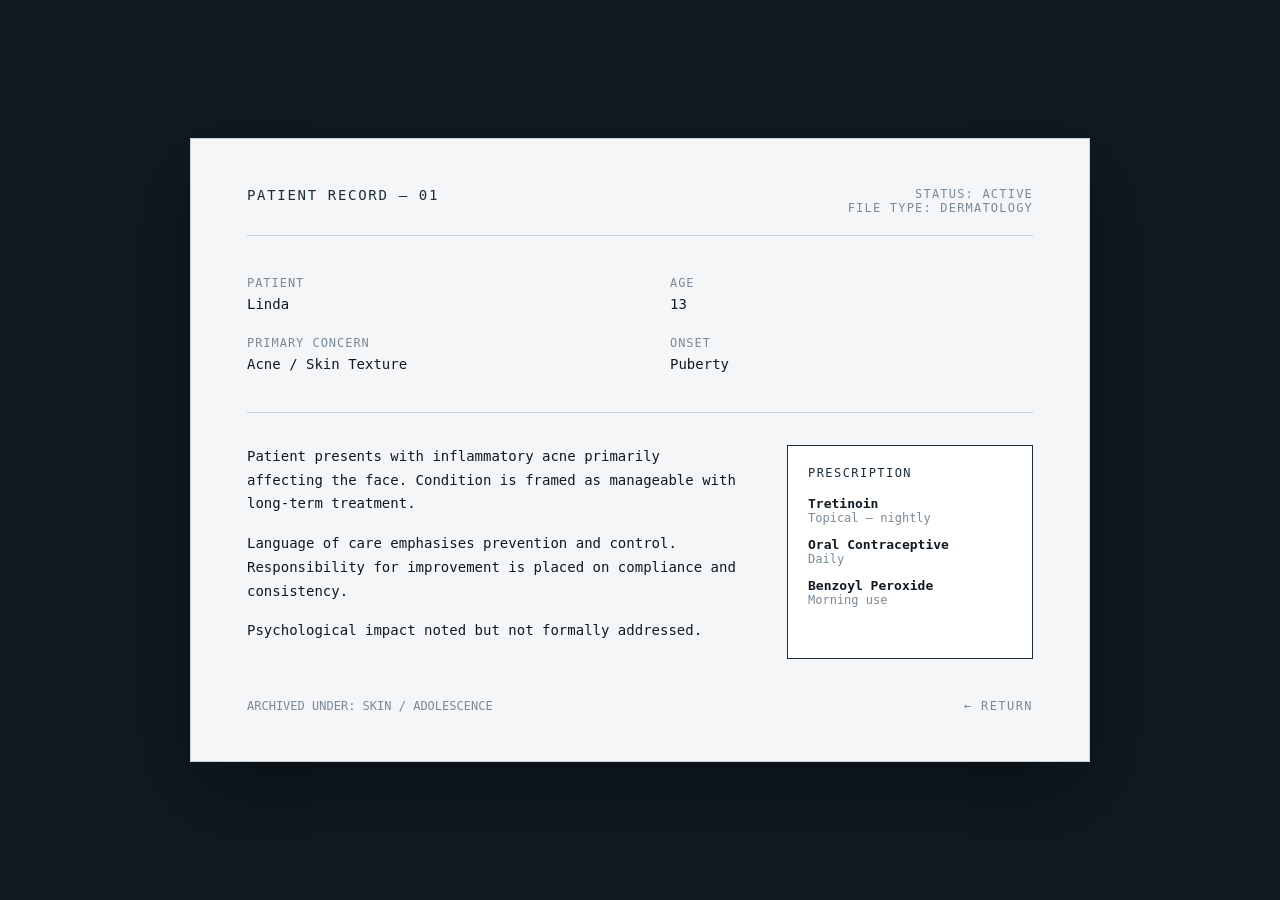
<file: patient-01.html>
<!DOCTYPE html>
<html lang="en">
<head>
  <meta charset="UTF-8" />
  <title>Patient Record — 01</title>
  <meta name="viewport" content="width=device-width, initial-scale=1.0" />

  <style>
    /* ===============================
       RESET + BASE
       =============================== */
    * {
      margin: 0;
      padding: 0;
      box-sizing: border-box;
    }

    body {
      background: #0F1A22;
      font-family: monospace;
      color: #0F1A22;
      height: 100vh;
      display: flex;
      align-items: center;
      justify-content: center;
    }

    /* ===============================
       RECORD CONTAINER
       =============================== */
    .record-wrapper {
      background: #F4F6F7;
      width: min(900px, 90vw);
      padding: 48px 56px;
      border: 1px solid #C9D1D6;
      box-shadow: 0 30px 80px rgba(0,0,0,0.35);
      position: relative;
    }

    /* ===============================
       HEADER
       =============================== */
    .record-header {
      display: flex;
      justify-content: space-between;
      align-items: flex-start;
      margin-bottom: 40px;
      border-bottom: 1px solid #C9D1D6;
      padding-bottom: 20px;
    }

    .record-title {
      font-size: 14px;
      letter-spacing: 0.12em;
      color: #1C2E3A;
    }

    .record-status {
      font-size: 12px;
      letter-spacing: 0.1em;
      color: #7A8B98;
      text-align: right;
    }

    /* ===============================
       PATIENT META
       =============================== */
    .patient-meta {
      display: grid;
      grid-template-columns: 1fr 1fr;
      gap: 24px 60px;
      margin-bottom: 40px;
      font-size: 14px;
    }

    .meta-label {
      color: #7A8B98;
      letter-spacing: 0.08em;
      font-size: 12px;
      margin-bottom: 6px;
    }

    .meta-value {
      color: #0F1A22;
    }

    /* ===============================
       NOTES / PRESCRIPTION
       =============================== */
    .record-notes {
      border-top: 1px solid #C9D1D6;
      padding-top: 32px;
      display: grid;
      grid-template-columns: 2fr 1fr;
      gap: 48px;
    }

    .clinical-notes {
      font-size: 14px;
      line-height: 1.7;
      color: #0F1A22;
    }

    .clinical-notes p {
      margin-bottom: 16px;
    }

    .prescription {
      border: 1px solid #1C2E3A;
      padding: 20px;
      font-size: 13px;
      background: #FFFFFF;
    }

    .prescription-title {
      font-size: 12px;
      letter-spacing: 0.12em;
      margin-bottom: 16px;
      color: #1C2E3A;
    }

    .prescription-item {
      margin-bottom: 12px;
    }

    .drug {
      font-weight: bold;
    }

    .dose {
      color: #7A8B98;
      font-size: 12px;
    }

    /* ===============================
       FOOTER / EXIT
       =============================== */
    .record-footer {
      margin-top: 40px;
      display: flex;
      justify-content: space-between;
      align-items: center;
      font-size: 12px;
      color: #7A8B98;
    }

    .exit {
      cursor: pointer;
      letter-spacing: 0.12em;
    }

    .exit:hover {
      text-decoration: underline;
    }
  </style>
</head>

<body>

  <div class="record-wrapper">

    <!-- HEADER -->
    <div class="record-header">
      <div class="record-title">
        PATIENT RECORD — 01
      </div>
      <div class="record-status">
        STATUS: ACTIVE<br>
        FILE TYPE: DERMATOLOGY
      </div>
    </div>

    <!-- META -->
    <div class="patient-meta">
      <div>
        <div class="meta-label">PATIENT</div>
        <div class="meta-value">Linda</div>
      </div>
      <div>
        <div class="meta-label">AGE</div>
        <div class="meta-value">13</div>
      </div>
      <div>
        <div class="meta-label">PRIMARY CONCERN</div>
        <div class="meta-value">Acne / Skin Texture</div>
      </div>
      <div>
        <div class="meta-label">ONSET</div>
        <div class="meta-value">Puberty</div>
      </div>
    </div>

    <!-- NOTES + PRESCRIPTION -->
    <div class="record-notes">

      <div class="clinical-notes">
        <p>
          Patient presents with inflammatory acne primarily affecting the face.
          Condition is framed as manageable with long-term treatment.
        </p>

        <p>
          Language of care emphasises prevention and control. Responsibility for
          improvement is placed on compliance and consistency.
        </p>

        <p>
          Psychological impact noted but not formally addressed.
        </p>
      </div>

      <div class="prescription">
        <div class="prescription-title">
          PRESCRIPTION
        </div>

        <div class="prescription-item">
          <div class="drug">Tretinoin</div>
          <div class="dose">Topical — nightly</div>
        </div>

        <div class="prescription-item">
          <div class="drug">Oral Contraceptive</div>
          <div class="dose">Daily</div>
        </div>

        <div class="prescription-item">
          <div class="drug">Benzoyl Peroxide</div>
          <div class="dose">Morning use</div>
        </div>
      </div>

    </div>

    <!-- FOOTER -->
    <div class="record-footer">
      <div>ARCHIVED UNDER: SKIN / ADOLESCENCE</div>
      <div class="exit" onclick="history.back()">← RETURN</div>
    </div>

  </div>

</body>
</html>
</file>
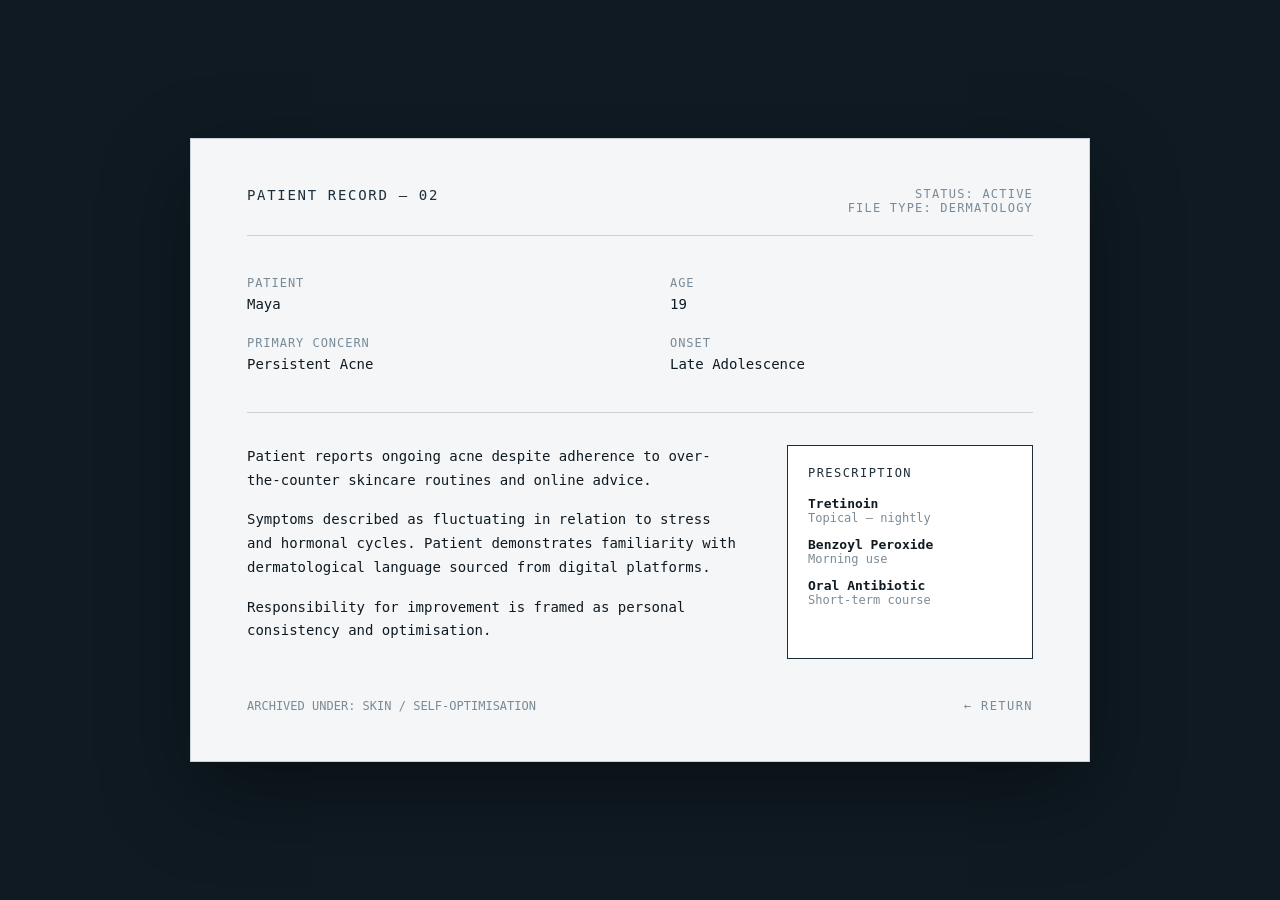
<file: patient-02.html>
<!DOCTYPE html>
<html lang="en">
<head>
  <meta charset="UTF-8" />
  <title>Patient Record — 02</title>
  <meta name="viewport" content="width=device-width, initial-scale=1.0" />

  <style>
    /* ===============================
       RESET + BASE
       =============================== */
    * {
      margin: 0;
      padding: 0;
      box-sizing: border-box;
    }

    body {
      background: #0F1A22;
      font-family: monospace;
      color: #0F1A22;
      height: 100vh;
      display: flex;
      align-items: center;
      justify-content: center;
    }

    /* ===============================
       RECORD CONTAINER
       =============================== */
    .record-wrapper {
      background: #F4F6F7;
      width: min(900px, 90vw);
      padding: 48px 56px;
      border: 1px solid #C9D1D6;
      box-shadow: 0 30px 80px rgba(0,0,0,0.35);
      position: relative;
    }

    /* ===============================
       HEADER
       =============================== */
    .record-header {
      display: flex;
      justify-content: space-between;
      align-items: flex-start;
      margin-bottom: 40px;
      border-bottom: 1px solid #C9D1D6;
      padding-bottom: 20px;
    }

    .record-title {
      font-size: 14px;
      letter-spacing: 0.12em;
      color: #1C2E3A;
    }

    .record-status {
      font-size: 12px;
      letter-spacing: 0.1em;
      color: #7A8B98;
      text-align: right;
    }

    /* ===============================
       PATIENT META
       =============================== */
    .patient-meta {
      display: grid;
      grid-template-columns: 1fr 1fr;
      gap: 24px 60px;
      margin-bottom: 40px;
      font-size: 14px;
    }

    .meta-label {
      color: #7A8B98;
      letter-spacing: 0.08em;
      font-size: 12px;
      margin-bottom: 6px;
    }

    .meta-value {
      color: #0F1A22;
    }

    /* ===============================
       NOTES / PRESCRIPTION
       =============================== */
    .record-notes {
      border-top: 1px solid #C9D1D6;
      padding-top: 32px;
      display: grid;
      grid-template-columns: 2fr 1fr;
      gap: 48px;
    }

    .clinical-notes {
      font-size: 14px;
      line-height: 1.7;
      color: #0F1A22;
    }

    .clinical-notes p {
      margin-bottom: 16px;
    }

    .prescription {
      border: 1px solid #1C2E3A;
      padding: 20px;
      font-size: 13px;
      background: #FFFFFF;
    }

    .prescription-title {
      font-size: 12px;
      letter-spacing: 0.12em;
      margin-bottom: 16px;
      color: #1C2E3A;
    }

    .prescription-item {
      margin-bottom: 12px;
    }

    .drug {
      font-weight: bold;
    }

    .dose {
      color: #7A8B98;
      font-size: 12px;
    }

    /* ===============================
       FOOTER / EXIT
       =============================== */
    .record-footer {
      margin-top: 40px;
      display: flex;
      justify-content: space-between;
      align-items: center;
      font-size: 12px;
      color: #7A8B98;
    }

    .exit {
      cursor: pointer;
      letter-spacing: 0.12em;
    }

    .exit:hover {
      text-decoration: underline;
    }
  </style>
</head>

<body>

  <div class="record-wrapper">

    <!-- HEADER -->
    <div class="record-header">
      <div class="record-title">
        PATIENT RECORD — 02
      </div>
      <div class="record-status">
        STATUS: ACTIVE<br>
        FILE TYPE: DERMATOLOGY
      </div>
    </div>

    <!-- META -->
    <div class="patient-meta">
      <div>
        <div class="meta-label">PATIENT</div>
        <div class="meta-value">Maya</div>
      </div>
      <div>
        <div class="meta-label">AGE</div>
        <div class="meta-value">19</div>
      </div>
      <div>
        <div class="meta-label">PRIMARY CONCERN</div>
        <div class="meta-value">Persistent Acne</div>
      </div>
      <div>
        <div class="meta-label">ONSET</div>
        <div class="meta-value">Late Adolescence</div>
      </div>
    </div>

    <!-- NOTES + PRESCRIPTION -->
    <div class="record-notes">

      <div class="clinical-notes">
        <p>
          Patient reports ongoing acne despite adherence to over-the-counter
          skincare routines and online advice.
        </p>

        <p>
          Symptoms described as fluctuating in relation to stress and hormonal
          cycles. Patient demonstrates familiarity with dermatological language
          sourced from digital platforms.
        </p>

        <p>
          Responsibility for improvement is framed as personal consistency and
          optimisation.
        </p>
      </div>

      <div class="prescription">
        <div class="prescription-title">
          PRESCRIPTION
        </div>

        <div class="prescription-item">
          <div class="drug">Tretinoin</div>
          <div class="dose">Topical — nightly</div>
        </div>

        <div class="prescription-item">
          <div class="drug">Benzoyl Peroxide</div>
          <div class="dose">Morning use</div>
        </div>

        <div class="prescription-item">
          <div class="drug">Oral Antibiotic</div>
          <div class="dose">Short-term course</div>
        </div>
      </div>

    </div>

    <!-- FOOTER -->
    <div class="record-footer">
      <div>ARCHIVED UNDER: SKIN / SELF-OPTIMISATION</div>
      <div class="exit" onclick="history.back()">← RETURN</div>
    </div>

  </div>

</body>
</html>
</file>
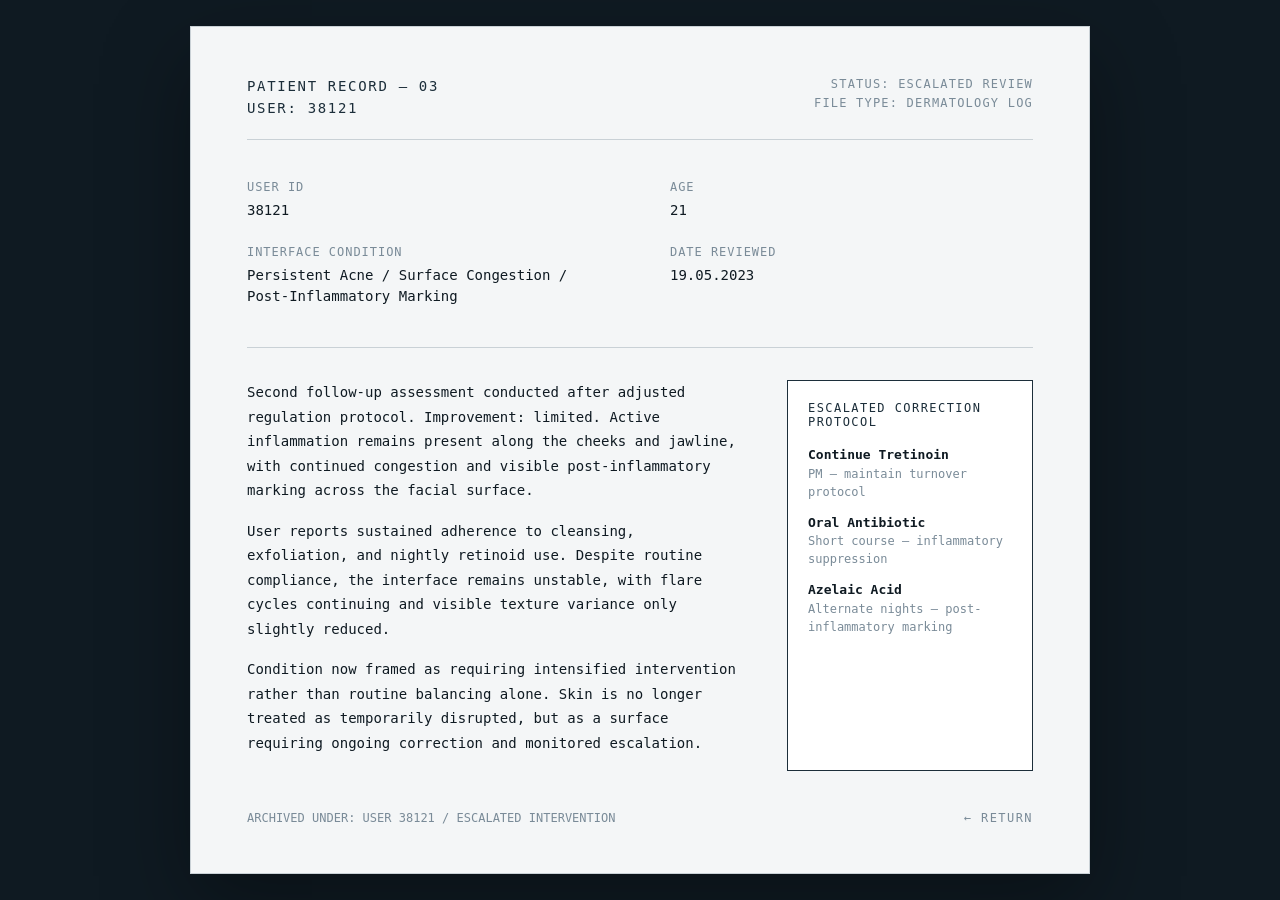
<file: patient-03.html>
<!DOCTYPE html>
<html lang="en">
<head>
  <meta charset="UTF-8" />
  <title>Patient Record — 03</title>
  <meta name="viewport" content="width=device-width, initial-scale=1.0" />

  <style>
    /* ===============================
       RESET + BASE
       =============================== */
    * {
      margin: 0;
      padding: 0;
      box-sizing: border-box;
    }

    body {
      background: #0F1A22;
      font-family: monospace;
      color: #0F1A22;
      min-height: 100vh;
      display: flex;
      align-items: center;
      justify-content: center;
      padding: 24px;
    }

    /* ===============================
       RECORD CONTAINER
       =============================== */
    .record-wrapper {
      background: #F4F6F7;
      width: min(900px, 90vw);
      padding: 48px 56px;
      border: 1px solid #C9D1D6;
      box-shadow: 0 30px 80px rgba(0,0,0,0.35);
      position: relative;
    }

    /* ===============================
       HEADER
       =============================== */
    .record-header {
      display: flex;
      justify-content: space-between;
      align-items: flex-start;
      margin-bottom: 40px;
      border-bottom: 1px solid #C9D1D6;
      padding-bottom: 20px;
    }

    .record-title {
      font-size: 14px;
      letter-spacing: 0.12em;
      color: #1C2E3A;
      line-height: 1.6;
    }

    .record-status {
      font-size: 12px;
      letter-spacing: 0.1em;
      color: #7A8B98;
      text-align: right;
      line-height: 1.6;
    }

    /* ===============================
       PATIENT META
       =============================== */
    .patient-meta {
      display: grid;
      grid-template-columns: 1fr 1fr;
      gap: 24px 60px;
      margin-bottom: 40px;
      font-size: 14px;
    }

    .meta-label {
      color: #7A8B98;
      letter-spacing: 0.08em;
      font-size: 12px;
      margin-bottom: 6px;
    }

    .meta-value {
      color: #0F1A22;
      line-height: 1.5;
    }

    /* ===============================
       NOTES / PRESCRIPTION
       =============================== */
    .record-notes {
      border-top: 1px solid #C9D1D6;
      padding-top: 32px;
      display: grid;
      grid-template-columns: 2fr 1fr;
      gap: 48px;
    }

    .clinical-notes {
      font-size: 14px;
      line-height: 1.75;
      color: #0F1A22;
    }

    .clinical-notes p {
      margin-bottom: 16px;
    }

    .prescription {
      border: 1px solid #1C2E3A;
      padding: 20px;
      font-size: 13px;
      background: #FFFFFF;
    }

    .prescription-title {
      font-size: 12px;
      letter-spacing: 0.12em;
      margin-bottom: 16px;
      color: #1C2E3A;
    }

    .prescription-item {
      margin-bottom: 12px;
    }

    .drug {
      font-weight: bold;
      line-height: 1.5;
    }

    .dose {
      color: #7A8B98;
      font-size: 12px;
      line-height: 1.5;
    }

    /* ===============================
       FOOTER / EXIT
       =============================== */
    .record-footer {
      margin-top: 40px;
      display: flex;
      justify-content: space-between;
      align-items: center;
      font-size: 12px;
      color: #7A8B98;
      gap: 20px;
    }

    .exit {
      cursor: pointer;
      letter-spacing: 0.12em;
      white-space: nowrap;
    }

    .exit:hover {
      text-decoration: underline;
    }

    /* ===============================
       RESPONSIVE
       =============================== */
    @media (max-width: 760px) {
      .record-wrapper {
        padding: 32px 28px;
      }

      .record-header,
      .record-footer,
      .record-notes,
      .patient-meta {
        display: block;
      }

      .record-status {
        margin-top: 12px;
        text-align: left;
      }

      .patient-meta > div {
        margin-bottom: 18px;
      }

      .prescription {
        margin-top: 28px;
      }

      .record-footer {
        display: flex;
        flex-direction: column;
        align-items: flex-start;
      }
    }
  </style>
</head>

<body>

  <div class="record-wrapper">

    <!-- HEADER -->
    <div class="record-header">
      <div class="record-title">
        PATIENT RECORD — 03<br>
        USER: 38121
      </div>
      <div class="record-status">
        STATUS: ESCALATED REVIEW<br>
        FILE TYPE: DERMATOLOGY LOG
      </div>
    </div>

    <!-- META -->
    <div class="patient-meta">
      <div>
        <div class="meta-label">USER ID</div>
        <div class="meta-value">38121</div>
      </div>

      <div>
        <div class="meta-label">AGE</div>
        <div class="meta-value">21</div>
      </div>

      <div>
        <div class="meta-label">INTERFACE CONDITION</div>
        <div class="meta-value">Persistent Acne / Surface Congestion / Post-Inflammatory Marking</div>
      </div>

      <div>
        <div class="meta-label">DATE REVIEWED</div>
        <div class="meta-value">19.05.2023</div>
      </div>
    </div>

    <!-- NOTES + PRESCRIPTION -->
    <div class="record-notes">

      <div class="clinical-notes">
        <p>
          Second follow-up assessment conducted after adjusted regulation protocol.
          Improvement: limited. Active inflammation remains present along the
          cheeks and jawline, with continued congestion and visible post-inflammatory
          marking across the facial surface.
        </p>

        <p>
          User reports sustained adherence to cleansing, exfoliation, and nightly
          retinoid use. Despite routine compliance, the interface remains unstable,
          with flare cycles continuing and visible texture variance only slightly reduced.
        </p>

        <p>
          Condition now framed as requiring intensified intervention rather than
          routine balancing alone. Skin is no longer treated as temporarily disrupted,
          but as a surface requiring ongoing correction and monitored escalation.
        </p>
      </div>

      <div class="prescription">
        <div class="prescription-title">
          ESCALATED CORRECTION PROTOCOL
        </div>

        <div class="prescription-item">
          <div class="drug">Continue Tretinoin</div>
          <div class="dose">PM — maintain turnover protocol</div>
        </div>

        <div class="prescription-item">
          <div class="drug">Oral Antibiotic</div>
          <div class="dose">Short course — inflammatory suppression</div>
        </div>

        <div class="prescription-item">
          <div class="drug">Azelaic Acid</div>
          <div class="dose">Alternate nights — post-inflammatory marking</div>
        </div>
      </div>

    </div>

    <!-- FOOTER -->
    <div class="record-footer">
      <div>ARCHIVED UNDER: USER 38121 / ESCALATED INTERVENTION</div>
      <div class="exit" onclick="history.back()">← RETURN</div>
    </div>

  </div>

</body>
</html>
</file>
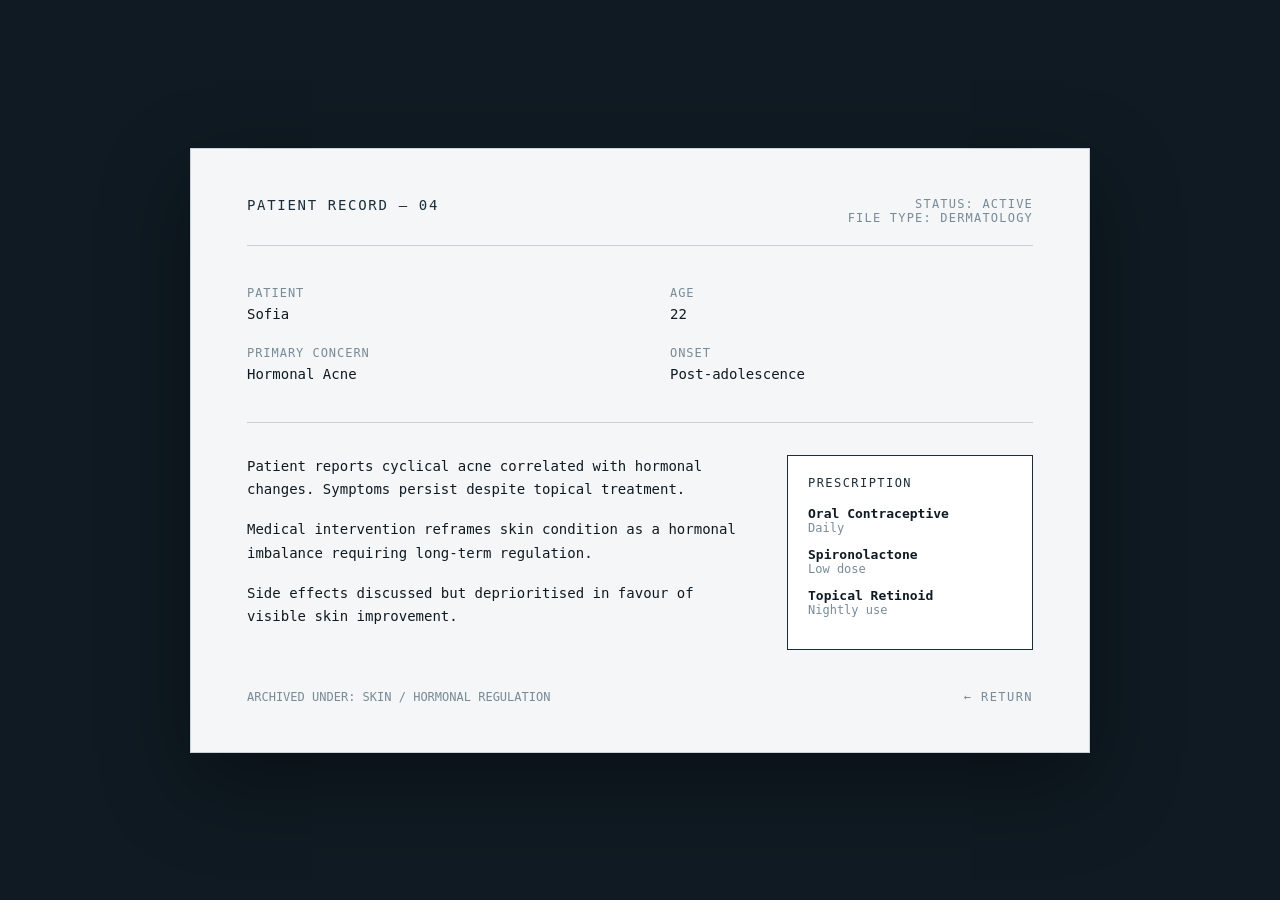
<file: patient-04.html>
<!DOCTYPE html>
<html lang="en">
<head>
  <meta charset="UTF-8" />
  <title>Patient Record — 04</title>
  <meta name="viewport" content="width=device-width, initial-scale=1.0" />

  <style>
    /* ===============================
       RESET + BASE
       =============================== */
    * {
      margin: 0;
      padding: 0;
      box-sizing: border-box;
    }

    body {
      background: #0F1A22;
      font-family: monospace;
      color: #0F1A22;
      height: 100vh;
      display: flex;
      align-items: center;
      justify-content: center;
    }

    /* ===============================
       RECORD CONTAINER
       =============================== */
    .record-wrapper {
      background: #F4F6F7;
      width: min(900px, 90vw);
      padding: 48px 56px;
      border: 1px solid #C9D1D6;
      box-shadow: 0 30px 80px rgba(0,0,0,0.35);
      position: relative;
    }

    /* ===============================
       HEADER
       =============================== */
    .record-header {
      display: flex;
      justify-content: space-between;
      align-items: flex-start;
      margin-bottom: 40px;
      border-bottom: 1px solid #C9D1D6;
      padding-bottom: 20px;
    }

    .record-title {
      font-size: 14px;
      letter-spacing: 0.12em;
      color: #1C2E3A;
    }

    .record-status {
      font-size: 12px;
      letter-spacing: 0.1em;
      color: #7A8B98;
      text-align: right;
    }

    /* ===============================
       PATIENT META
       =============================== */
    .patient-meta {
      display: grid;
      grid-template-columns: 1fr 1fr;
      gap: 24px 60px;
      margin-bottom: 40px;
      font-size: 14px;
    }

    .meta-label {
      color: #7A8B98;
      letter-spacing: 0.08em;
      font-size: 12px;
      margin-bottom: 6px;
    }

    .meta-value {
      color: #0F1A22;
    }

    /* ===============================
       NOTES / PRESCRIPTION
       =============================== */
    .record-notes {
      border-top: 1px solid #C9D1D6;
      padding-top: 32px;
      display: grid;
      grid-template-columns: 2fr 1fr;
      gap: 48px;
    }

    .clinical-notes {
      font-size: 14px;
      line-height: 1.7;
      color: #0F1A22;
    }

    .clinical-notes p {
      margin-bottom: 16px;
    }

    .prescription {
      border: 1px solid #1C2E3A;
      padding: 20px;
      font-size: 13px;
      background: #FFFFFF;
    }

    .prescription-title {
      font-size: 12px;
      letter-spacing: 0.12em;
      margin-bottom: 16px;
      color: #1C2E3A;
    }

    .prescription-item {
      margin-bottom: 12px;
    }

    .drug {
      font-weight: bold;
    }

    .dose {
      color: #7A8B98;
      font-size: 12px;
    }

    /* ===============================
       FOOTER / EXIT
       =============================== */
    .record-footer {
      margin-top: 40px;
      display: flex;
      justify-content: space-between;
      align-items: center;
      font-size: 12px;
      color: #7A8B98;
    }

    .exit {
      cursor: pointer;
      letter-spacing: 0.12em;
    }

    .exit:hover {
      text-decoration: underline;
    }
  </style>
</head>

<body>

  <div class="record-wrapper">

    <!-- HEADER -->
    <div class="record-header">
      <div class="record-title">
        PATIENT RECORD — 04
      </div>
      <div class="record-status">
        STATUS: ACTIVE<br>
        FILE TYPE: DERMATOLOGY
      </div>
    </div>

    <!-- META -->
    <div class="patient-meta">
      <div>
        <div class="meta-label">PATIENT</div>
        <div class="meta-value">Sofia</div>
      </div>
      <div>
        <div class="meta-label">AGE</div>
        <div class="meta-value">22</div>
      </div>
      <div>
        <div class="meta-label">PRIMARY CONCERN</div>
        <div class="meta-value">Hormonal Acne</div>
      </div>
      <div>
        <div class="meta-label">ONSET</div>
        <div class="meta-value">Post-adolescence</div>
      </div>
    </div>

    <!-- NOTES + PRESCRIPTION -->
    <div class="record-notes">

      <div class="clinical-notes">
        <p>
          Patient reports cyclical acne correlated with hormonal changes.
          Symptoms persist despite topical treatment.
        </p>

        <p>
          Medical intervention reframes skin condition as a hormonal imbalance
          requiring long-term regulation.
        </p>

        <p>
          Side effects discussed but deprioritised in favour of visible skin
          improvement.
        </p>
      </div>

      <div class="prescription">
        <div class="prescription-title">
          PRESCRIPTION
        </div>

        <div class="prescription-item">
          <div class="drug">Oral Contraceptive</div>
          <div class="dose">Daily</div>
        </div>

        <div class="prescription-item">
          <div class="drug">Spironolactone</div>
          <div class="dose">Low dose</div>
        </div>

        <div class="prescription-item">
          <div class="drug">Topical Retinoid</div>
          <div class="dose">Nightly use</div>
        </div>
      </div>

    </div>

    <!-- FOOTER -->
    <div class="record-footer">
      <div>ARCHIVED UNDER: SKIN / HORMONAL REGULATION</div>
      <div class="exit" onclick="history.back()">← RETURN</div>
    </div>

  </div>

</body>
</html>
</file>
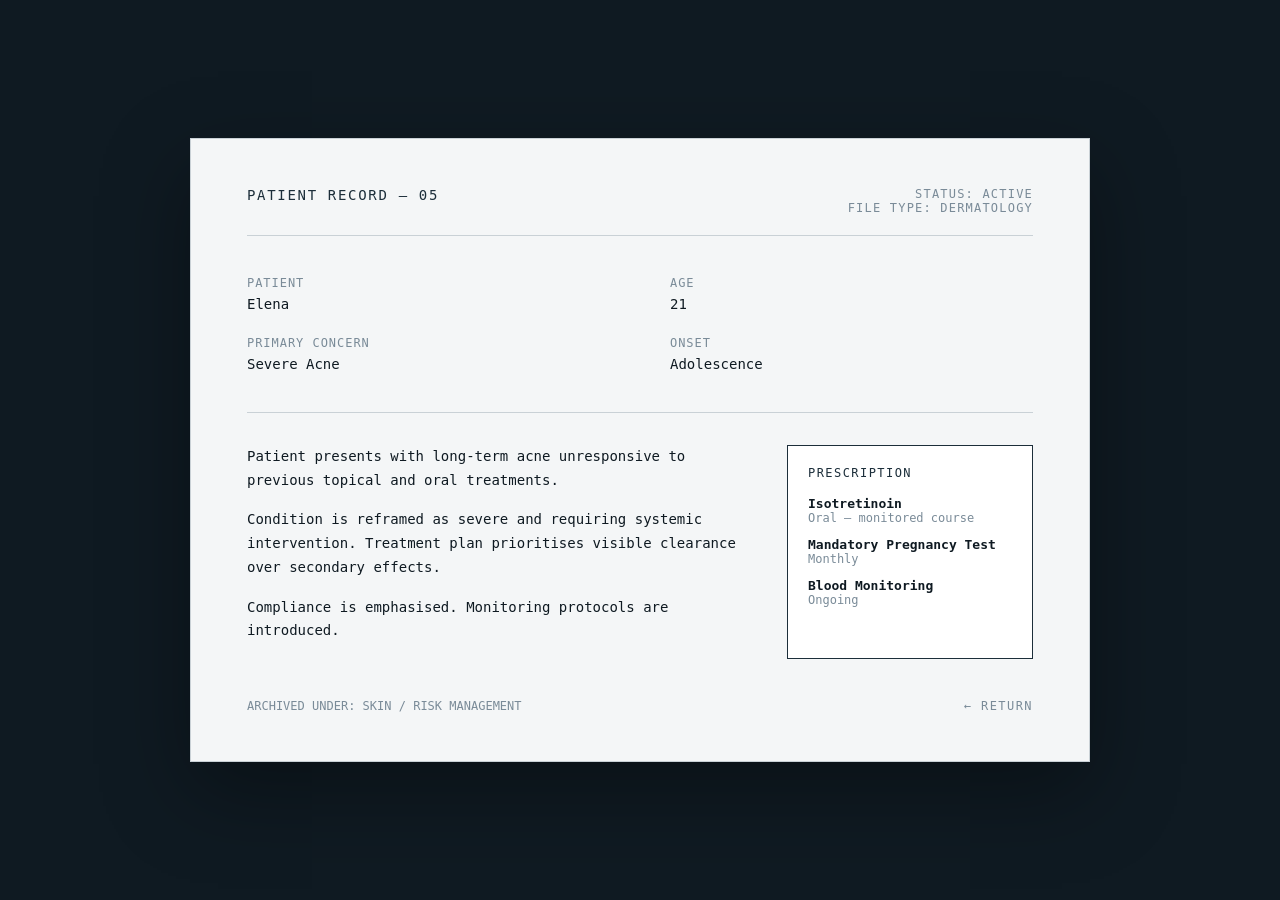
<file: patient-05.html>
<!DOCTYPE html>
<html lang="en">
<head>
  <meta charset="UTF-8" />
  <title>Patient Record — 05</title>
  <meta name="viewport" content="width=device-width, initial-scale=1.0" />

  <style>
    /* ===============================
       RESET + BASE
       =============================== */
    * {
      margin: 0;
      padding: 0;
      box-sizing: border-box;
    }

    body {
      background: #0F1A22;
      font-family: monospace;
      color: #0F1A22;
      height: 100vh;
      display: flex;
      align-items: center;
      justify-content: center;
    }

    /* ===============================
       RECORD CONTAINER
       =============================== */
    .record-wrapper {
      background: #F4F6F7;
      width: min(900px, 90vw);
      padding: 48px 56px;
      border: 1px solid #C9D1D6;
      box-shadow: 0 30px 80px rgba(0,0,0,0.35);
      position: relative;
    }

    /* ===============================
       HEADER
       =============================== */
    .record-header {
      display: flex;
      justify-content: space-between;
      align-items: flex-start;
      margin-bottom: 40px;
      border-bottom: 1px solid #C9D1D6;
      padding-bottom: 20px;
    }

    .record-title {
      font-size: 14px;
      letter-spacing: 0.12em;
      color: #1C2E3A;
    }

    .record-status {
      font-size: 12px;
      letter-spacing: 0.1em;
      color: #7A8B98;
      text-align: right;
    }

    /* ===============================
       PATIENT META
       =============================== */
    .patient-meta {
      display: grid;
      grid-template-columns: 1fr 1fr;
      gap: 24px 60px;
      margin-bottom: 40px;
      font-size: 14px;
    }

    .meta-label {
      color: #7A8B98;
      letter-spacing: 0.08em;
      font-size: 12px;
      margin-bottom: 6px;
    }

    .meta-value {
      color: #0F1A22;
    }

    /* ===============================
       NOTES / PRESCRIPTION
       =============================== */
    .record-notes {
      border-top: 1px solid #C9D1D6;
      padding-top: 32px;
      display: grid;
      grid-template-columns: 2fr 1fr;
      gap: 48px;
    }

    .clinical-notes {
      font-size: 14px;
      line-height: 1.7;
      color: #0F1A22;
    }

    .clinical-notes p {
      margin-bottom: 16px;
    }

    .prescription {
      border: 1px solid #1C2E3A;
      padding: 20px;
      font-size: 13px;
      background: #FFFFFF;
    }

    .prescription-title {
      font-size: 12px;
      letter-spacing: 0.12em;
      margin-bottom: 16px;
      color: #1C2E3A;
    }

    .prescription-item {
      margin-bottom: 12px;
    }

    .drug {
      font-weight: bold;
    }

    .dose {
      color: #7A8B98;
      font-size: 12px;
    }

    /* ===============================
       FOOTER / EXIT
       =============================== */
    .record-footer {
      margin-top: 40px;
      display: flex;
      justify-content: space-between;
      align-items: center;
      font-size: 12px;
      color: #7A8B98;
    }

    .exit {
      cursor: pointer;
      letter-spacing: 0.12em;
    }

    .exit:hover {
      text-decoration: underline;
    }
  </style>
</head>

<body>

  <div class="record-wrapper">

    <!-- HEADER -->
    <div class="record-header">
      <div class="record-title">
        PATIENT RECORD — 05
      </div>
      <div class="record-status">
        STATUS: ACTIVE<br>
        FILE TYPE: DERMATOLOGY
      </div>
    </div>

    <!-- META -->
    <div class="patient-meta">
      <div>
        <div class="meta-label">PATIENT</div>
        <div class="meta-value">Elena</div>
      </div>
      <div>
        <div class="meta-label">AGE</div>
        <div class="meta-value">21</div>
      </div>
      <div>
        <div class="meta-label">PRIMARY CONCERN</div>
        <div class="meta-value">Severe Acne</div>
      </div>
      <div>
        <div class="meta-label">ONSET</div>
        <div class="meta-value">Adolescence</div>
      </div>
    </div>

    <!-- NOTES + PRESCRIPTION -->
    <div class="record-notes">

      <div class="clinical-notes">
        <p>
          Patient presents with long-term acne unresponsive to previous topical
          and oral treatments.
        </p>

        <p>
          Condition is reframed as severe and requiring systemic intervention.
          Treatment plan prioritises visible clearance over secondary effects.
        </p>

        <p>
          Compliance is emphasised. Monitoring protocols are introduced.
        </p>
      </div>

      <div class="prescription">
        <div class="prescription-title">
          PRESCRIPTION
        </div>

        <div class="prescription-item">
          <div class="drug">Isotretinoin</div>
          <div class="dose">Oral — monitored course</div>
        </div>

        <div class="prescription-item">
          <div class="drug">Mandatory Pregnancy Test</div>
          <div class="dose">Monthly</div>
        </div>

        <div class="prescription-item">
          <div class="drug">Blood Monitoring</div>
          <div class="dose">Ongoing</div>
        </div>
      </div>

    </div>

    <!-- FOOTER -->
    <div class="record-footer">
      <div>ARCHIVED UNDER: SKIN / RISK MANAGEMENT</div>
      <div class="exit" onclick="history.back()">← RETURN</div>
    </div>

  </div>

</body>
</html>
</file>
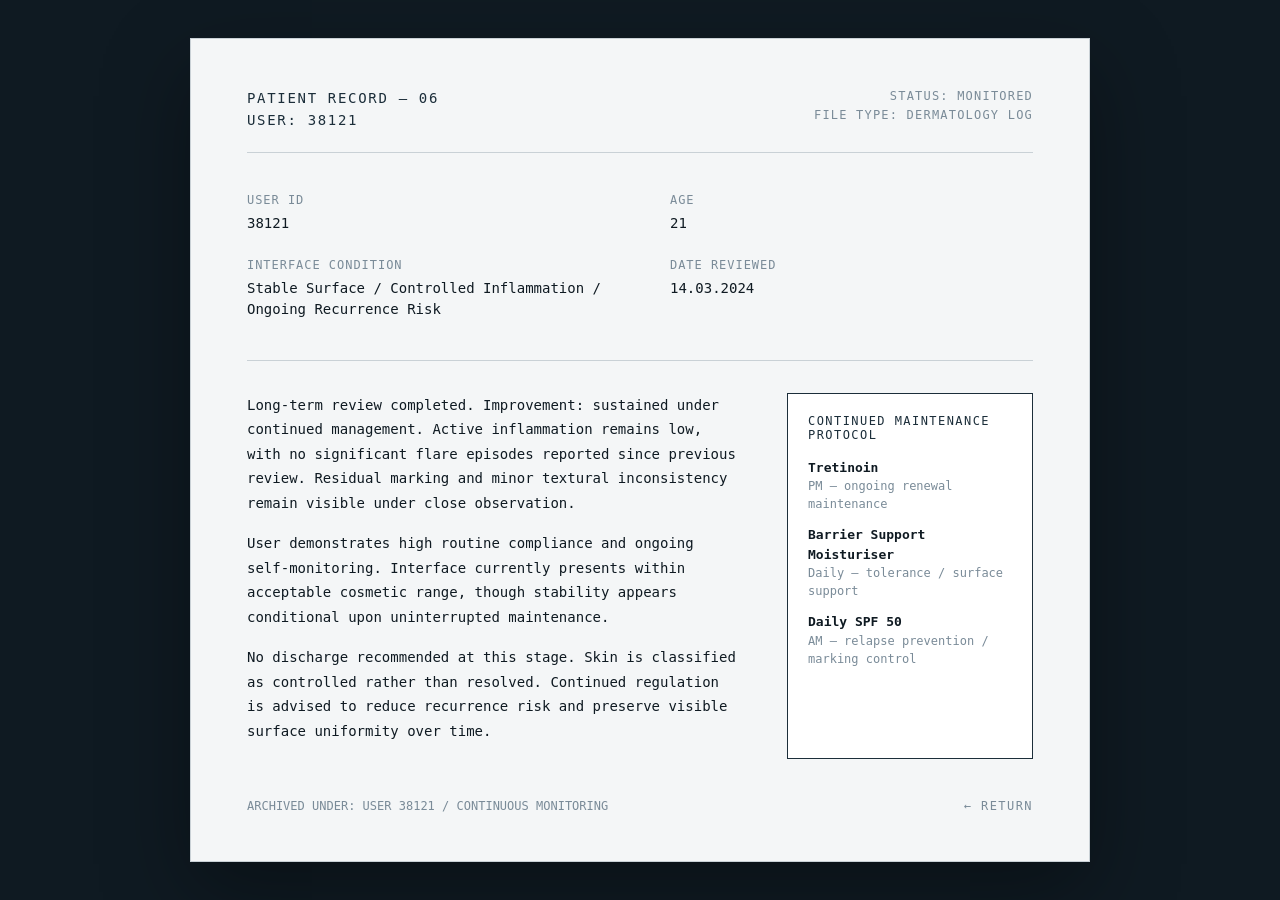
<file: patient-06.html>
<!DOCTYPE html>
<html lang="en">
<head>
  <meta charset="UTF-8" />
  <title>Patient Record — 06</title>
  <meta name="viewport" content="width=device-width, initial-scale=1.0" />

  <style>
    /* ===============================
       RESET + BASE
       =============================== */
    * {
      margin: 0;
      padding: 0;
      box-sizing: border-box;
    }

    body {
      background: #0F1A22;
      font-family: monospace;
      color: #0F1A22;
      min-height: 100vh;
      display: flex;
      align-items: center;
      justify-content: center;
      padding: 24px;
    }

    /* ===============================
       RECORD CONTAINER
       =============================== */
    .record-wrapper {
      background: #F4F6F7;
      width: min(900px, 90vw);
      padding: 48px 56px;
      border: 1px solid #C9D1D6;
      box-shadow: 0 30px 80px rgba(0,0,0,0.35);
      position: relative;
    }

    /* ===============================
       HEADER
       =============================== */
    .record-header {
      display: flex;
      justify-content: space-between;
      align-items: flex-start;
      margin-bottom: 40px;
      border-bottom: 1px solid #C9D1D6;
      padding-bottom: 20px;
    }

    .record-title {
      font-size: 14px;
      letter-spacing: 0.12em;
      color: #1C2E3A;
      line-height: 1.6;
    }

    .record-status {
      font-size: 12px;
      letter-spacing: 0.1em;
      color: #7A8B98;
      text-align: right;
      line-height: 1.6;
    }

    /* ===============================
       PATIENT META
       =============================== */
    .patient-meta {
      display: grid;
      grid-template-columns: 1fr 1fr;
      gap: 24px 60px;
      margin-bottom: 40px;
      font-size: 14px;
    }

    .meta-label {
      color: #7A8B98;
      letter-spacing: 0.08em;
      font-size: 12px;
      margin-bottom: 6px;
    }

    .meta-value {
      color: #0F1A22;
      line-height: 1.5;
    }

    /* ===============================
       NOTES / PRESCRIPTION
       =============================== */
    .record-notes {
      border-top: 1px solid #C9D1D6;
      padding-top: 32px;
      display: grid;
      grid-template-columns: 2fr 1fr;
      gap: 48px;
    }

    .clinical-notes {
      font-size: 14px;
      line-height: 1.75;
      color: #0F1A22;
    }

    .clinical-notes p {
      margin-bottom: 16px;
    }

    .prescription {
      border: 1px solid #1C2E3A;
      padding: 20px;
      font-size: 13px;
      background: #FFFFFF;
    }

    .prescription-title {
      font-size: 12px;
      letter-spacing: 0.12em;
      margin-bottom: 16px;
      color: #1C2E3A;
    }

    .prescription-item {
      margin-bottom: 12px;
    }

    .drug {
      font-weight: bold;
      line-height: 1.5;
    }

    .dose {
      color: #7A8B98;
      font-size: 12px;
      line-height: 1.5;
    }

    /* ===============================
       FOOTER / EXIT
       =============================== */
    .record-footer {
      margin-top: 40px;
      display: flex;
      justify-content: space-between;
      align-items: center;
      font-size: 12px;
      color: #7A8B98;
      gap: 20px;
    }

    .exit {
      cursor: pointer;
      letter-spacing: 0.12em;
      white-space: nowrap;
    }

    .exit:hover {
      text-decoration: underline;
    }

    /* ===============================
       RESPONSIVE
       =============================== */
    @media (max-width: 760px) {
      .record-wrapper {
        padding: 32px 28px;
      }

      .record-header,
      .record-footer,
      .record-notes,
      .patient-meta {
        display: block;
      }

      .record-status {
        margin-top: 12px;
        text-align: left;
      }

      .patient-meta > div {
        margin-bottom: 18px;
      }

      .prescription {
        margin-top: 28px;
      }

      .record-footer {
        display: flex;
        flex-direction: column;
        align-items: flex-start;
      }
    }
  </style>
</head>

<body>

  <div class="record-wrapper">

    <!-- HEADER -->
    <div class="record-header">
      <div class="record-title">
        PATIENT RECORD — 06<br>
        USER: 38121
      </div>
      <div class="record-status">
        STATUS: MONITORED<br>
        FILE TYPE: DERMATOLOGY LOG
      </div>
    </div>

    <!-- META -->
    <div class="patient-meta">
      <div>
        <div class="meta-label">USER ID</div>
        <div class="meta-value">38121</div>
      </div>

      <div>
        <div class="meta-label">AGE</div>
        <div class="meta-value">21</div>
      </div>

      <div>
        <div class="meta-label">INTERFACE CONDITION</div>
        <div class="meta-value">Stable Surface / Controlled Inflammation / Ongoing Recurrence Risk</div>
      </div>

      <div>
        <div class="meta-label">DATE REVIEWED</div>
        <div class="meta-value">14.03.2024</div>
      </div>
    </div>

    <!-- NOTES + PRESCRIPTION -->
    <div class="record-notes">

      <div class="clinical-notes">
        <p>
          Long-term review completed. Improvement: sustained under continued
          management. Active inflammation remains low, with no significant flare
          episodes reported since previous review. Residual marking and minor
          textural inconsistency remain visible under close observation.
        </p>

        <p>
          User demonstrates high routine compliance and ongoing self-monitoring.
          Interface currently presents within acceptable cosmetic range, though
          stability appears conditional upon uninterrupted maintenance.
        </p>

        <p>
          No discharge recommended at this stage. Skin is classified as
          controlled rather than resolved. Continued regulation is advised to
          reduce recurrence risk and preserve visible surface uniformity over time.
        </p>
      </div>

      <div class="prescription">
        <div class="prescription-title">
          CONTINUED MAINTENANCE PROTOCOL
        </div>

        <div class="prescription-item">
          <div class="drug">Tretinoin</div>
          <div class="dose">PM — ongoing renewal maintenance</div>
        </div>

        <div class="prescription-item">
          <div class="drug">Barrier Support Moisturiser</div>
          <div class="dose">Daily — tolerance / surface support</div>
        </div>

        <div class="prescription-item">
          <div class="drug">Daily SPF 50</div>
          <div class="dose">AM — relapse prevention / marking control</div>
        </div>
      </div>

    </div>

    <!-- FOOTER -->
    <div class="record-footer">
      <div>ARCHIVED UNDER: USER 38121 / CONTINUOUS MONITORING</div>
      <div class="exit" onclick="history.back()">← RETURN</div>
    </div>

  </div>

</body>
</html>
</file>
